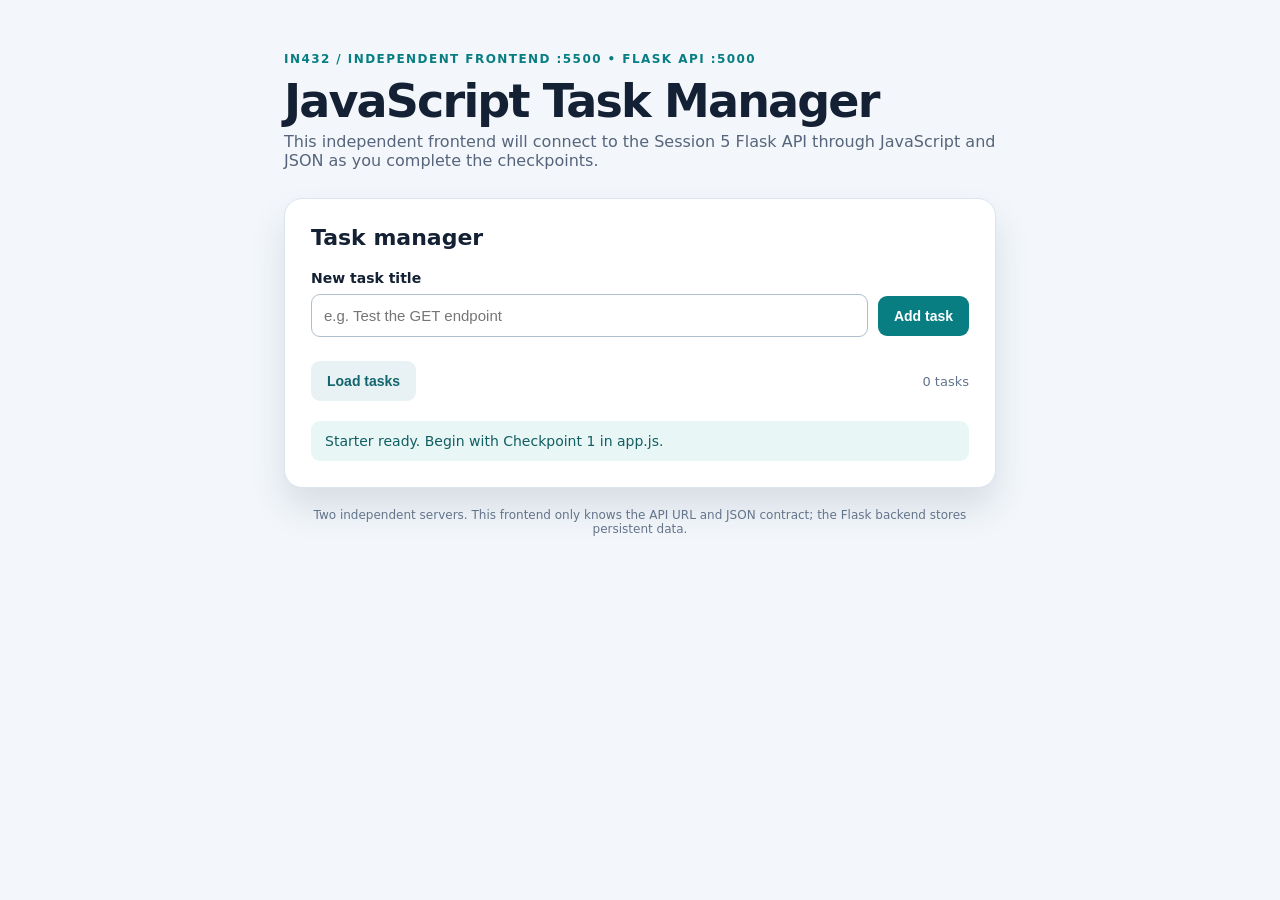
<file: Labs/lab4-frontend/frontend/index.html>
<!doctype html>
<html lang="en">
<head>
  <meta charset="UTF-8">
  <meta name="viewport" content="width=device-width, initial-scale=1">
  <title>IN432 — Independent JavaScript Frontend</title>
  <link rel="stylesheet" href="styles.css">
  <script defer src="config.js"></script>
  <script defer src="app.js"></script>
</head>
<body>
  <main class="shell">
    <div class="eyebrow">IN432 / Independent frontend :5500  •  Flask API :5000</div>
    <h1 id="page-title">JavaScript Task Manager</h1>
    <p class="subtitle">This independent frontend will connect to the Session 5 Flask API through JavaScript and JSON as you complete the checkpoints.</p>
    <section class="panel">
      <h2>Task manager</h2>
      <form id="task-form">
        <label for="task-input">New task title</label>
        <div class="form-row">
          <input id="task-input" placeholder="e.g. Test the GET endpoint" autocomplete="off" maxlength="120">
          <button id="add-button" type="submit">Add task</button>
        </div>
      </form>
      <div class="toolbar">
        <button id="load-button" type="button" class="secondary">Load tasks</button>
        <span id="task-count">0 tasks</span>
      </div>
      <ul id="task-list" aria-label="Tasks"></ul>
      <p id="status" class="status" role="status" aria-live="polite">Starter ready. Begin with Checkpoint 1 in app.js.</p>
    </section>
    <p class="footer">Two independent servers. This frontend only knows the API URL and JSON contract; the Flask backend stores persistent data.</p>
  </main>
</body>
</html>
</file>
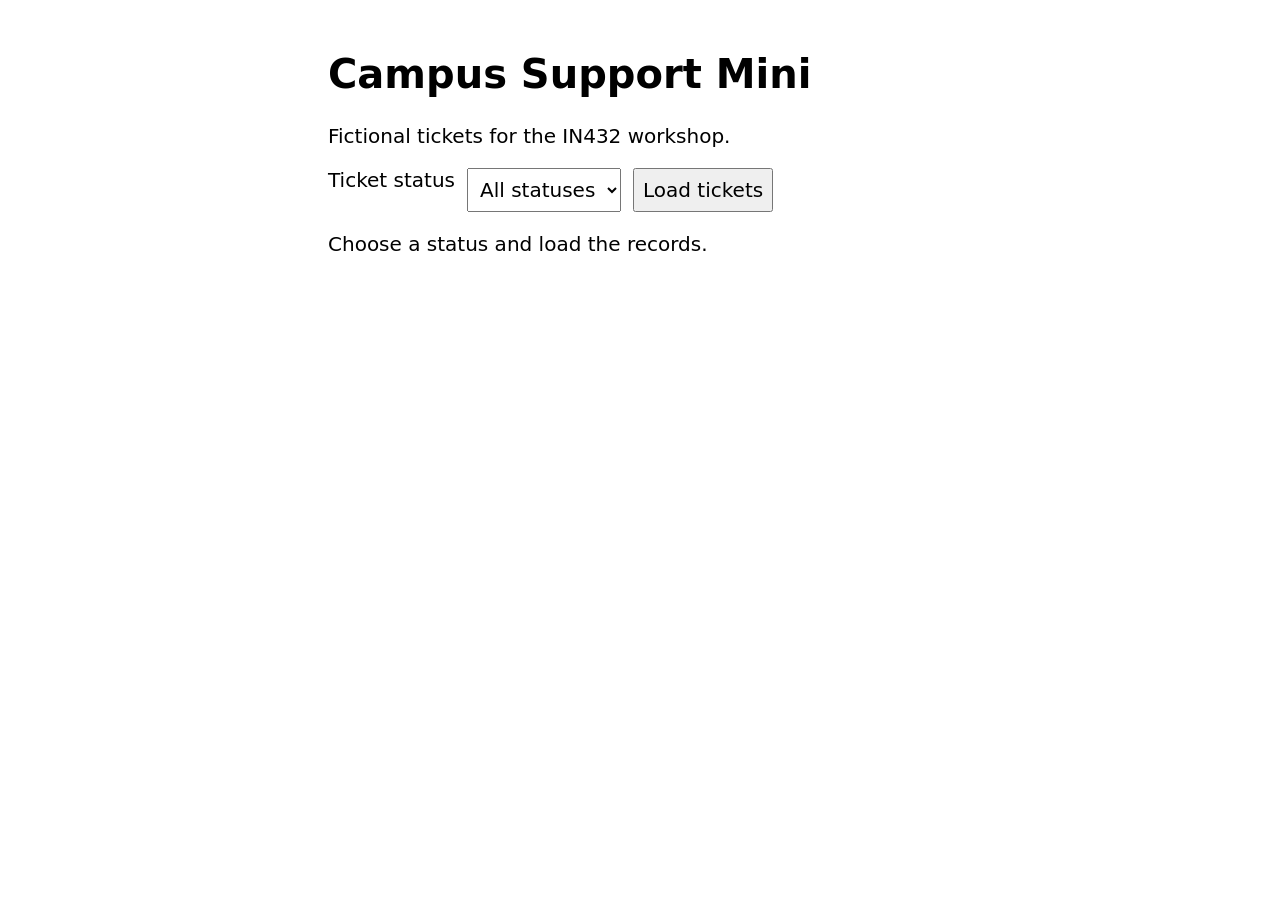
<file: Labs/lab1-introduction/campus-support-mini/static/index.html>
<!doctype html>
<html lang="en">
<head>
  <meta charset="utf-8">
  <meta name="viewport" content="width=device-width, initial-scale=1">
  <title>Campus Support Mini</title>
  <style>
    * { box-sizing: border-box; }
    body { font-family: system-ui, sans-serif; font-size: 20px; margin: 0; }
    main { max-width: 42rem; margin: auto; padding: 1.5rem; }
    form { display: flex; flex-wrap: wrap; gap: 0.75rem; }
    select, button { font: inherit; padding: 0.5rem; }
    li { padding-block: 0.4rem; }
    button:disabled { opacity: 0.6; }
  </style>
</head>
<body>
  <main>
    <h1>Campus Support Mini</h1>
    <p>Fictional tickets for the IN432 workshop.</p>
    <form id="filters">
      <label for="status">Ticket status</label>
      <select id="status" name="status">
        <option value="">All statuses</option>
        <option value="OPEN">Open</option>
        <option value="RESOLVED">Resolved</option>
      </select>
      <button id="load" type="submit">Load tickets</button>
    </form>
    <p id="feedback" role="status" aria-live="polite">
      Choose a status and load the records.
    </p>
    <ul id="ticket-list"></ul>
  </main>
  <script>
    const form = document.querySelector("#filters");
    const select = document.querySelector("#status");
    const button = document.querySelector("#load");
    const list = document.querySelector("#ticket-list");
    const feedback = document.querySelector("#feedback");

    function renderTickets(items) {
      list.replaceChildren();
      for (const ticket of items) {
        const li = document.createElement("li");
        li.textContent = `${ticket.title} (${ticket.status})`;
        list.append(li);
      }
    }

    async function loadTickets() {
      button.disabled = true;
      list.replaceChildren();
      feedback.textContent = "Loading...";
      try {
        const status = select.value;
        const query = status ? "?status=" + encodeURIComponent(status) : "";
        const response = await fetch("/api/tickets" + query, {
          headers: { Accept: "application/json" }
        });
        if (!response.ok) {
          throw new Error(`HTTP ${response.status}`);
        }
        const data = await response.json();
        renderTickets(data.items);
        feedback.textContent = `Loaded ${data.count} ticket(s).`;
      } catch (error) {
        feedback.textContent = `Could not load tickets: ${error.message}`;
      } finally {
        button.disabled = false;
      }
    }

    form.addEventListener("submit", event => {
      event.preventDefault();
      loadTickets();
    });
  </script>
</body>
</html>
</file>
<file: Labs/lab4-frontend/frontend/styles.css>
:root { color-scheme: light; font-family: system-ui, -apple-system, 'Segoe UI', sans-serif; background: #f3f7fb; color:#142033; }
* { box-sizing: border-box; }
body { margin: 0; }
.shell { max-width: 760px; margin: 52px auto; padding: 0 24px; }
.eyebrow { color: #087e83; font-size: 12px; font-weight: 800; letter-spacing: .12em; text-transform: uppercase; }
h1 { font-size: clamp(30px,6vw,46px); letter-spacing: -.04em; margin: 8px 0 4px; }
.subtitle { color: #56657b; margin: 0 0 28px; }
.panel { background: white; border: 1px solid #dbe4ef; border-radius: 18px; padding: 26px; box-shadow: 0 20px 35px #132c4720; }
h2 { font-size: 22px; margin: 0 0 20px; }
label { font-size: 14px; font-weight: 700; display: block; margin-bottom: 8px; }
.form-row, .toolbar { display: flex; gap: 10px; align-items: center; }
input { flex: 1; min-width: 0; padding: 12px; font-size: 15px; border: 1px solid #afbece; border-radius: 9px; }
input:focus { outline: 3px solid #8de6e4; outline-offset: 1px; }
button { border: 0; border-radius: 9px; background: #087e83; padding: 12px 16px; color: white; font-size: 14px; font-weight: 700; cursor: pointer; }
button:hover { filter: brightness(1.07); }
button:disabled { opacity: .5; cursor: wait; }
button.secondary { background:#e8f1f4; color:#12646d; }
button.small { font-size: 12px; padding: 7px 11px; }
button.danger { background:#b73c48; }
.toolbar { justify-content: space-between; margin: 24px 0 12px; }
#task-count { color: #64748b; font-size: 13px; }
ul { margin: 0; padding: 0; list-style: none; }
li { display: flex; align-items:center; gap: 10px; padding: 12px 4px; border-top: 1px solid #ecf0f5; }
li .task-title { flex: 1; overflow-wrap: anywhere; }
li.done .task-title { text-decoration: line-through; color: #8793a4; }
.status { margin: 20px 0 0; padding: 12px 14px; background: #e9f6f6; color: #115e62; border-radius: 9px; font-size: 14px; }
.status.error { background:#fdebed; color: #a82437; }
.footer { color: #64748b; font-size: 12px; text-align:center; margin:20px 0; }
@media (max-width: 580px) { .form-row { flex-direction: column; align-items: stretch; } .panel { padding: 18px; } }
</file>
